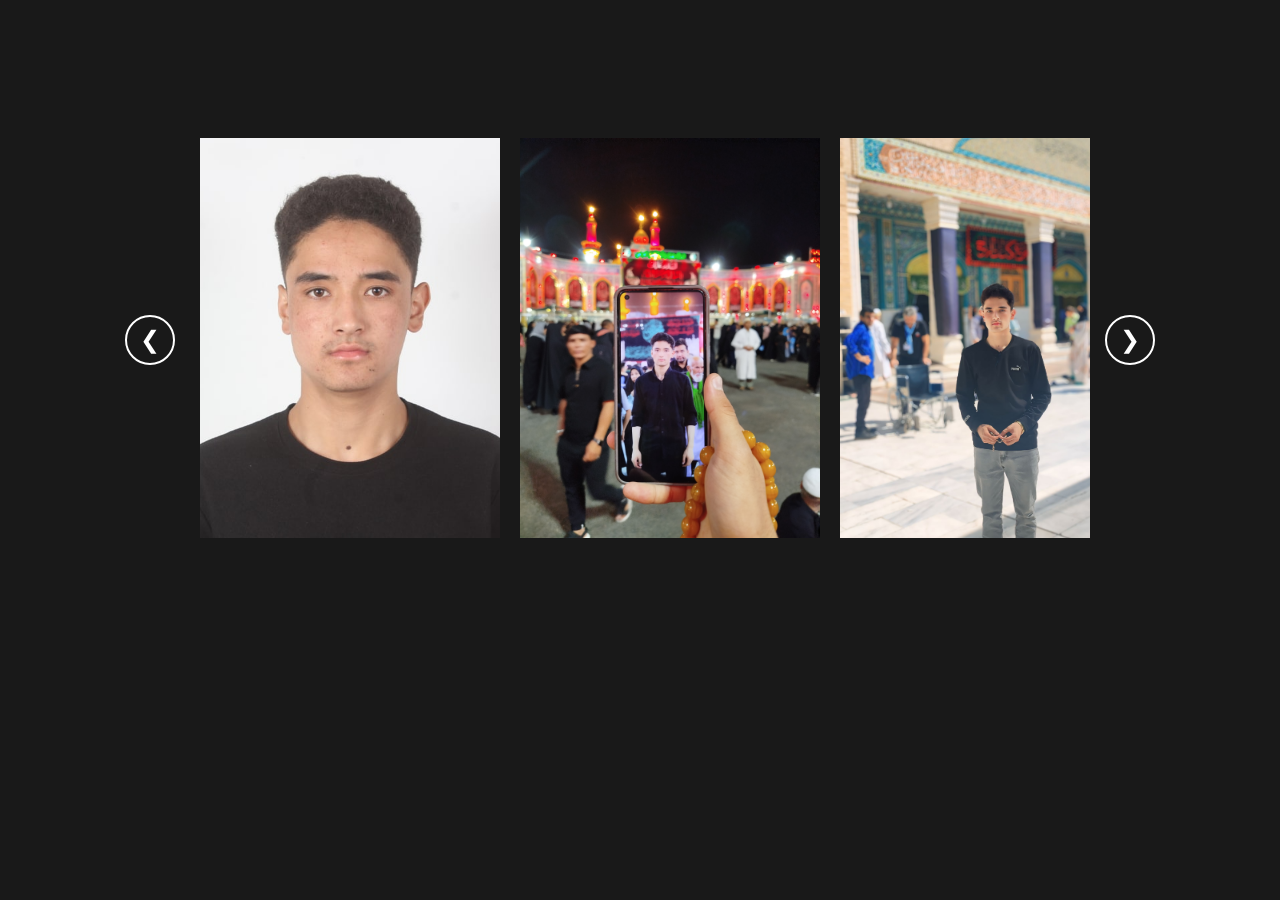
<file: imageGallery/index.html>
<!DOCTYPE html>
<html lang="en">
<head>
  <meta charset="UTF-8">
  <meta name="viewport" content="width=device-width, initial-scale=1.0">
  <title>Responsive Image Gallery</title>
  <link rel="stylesheet" href="index.css">
</head>
<body>
  <div class="gallery-wrap">
    <button class="btn prev">&#10094;</button>
<div class="gallery">
    <div>
      <span><img src="images/A.jpg" alt=""></span>
      <span><img src="images/B.jpg" alt=""></span>
      <span><img src="images/C.jpg" alt=""></span>
    </div>
    <div>
      <span><img src="images/D.jpg" alt=""></span>
      <span><img src="images/E.jpg" alt=""></span>
      <span><img src="images/F.png" alt=""></span>
    </div>
    <div>
      <span><img src="images/G.jpg" alt=""></span>
      <span><img src="images/H.jpg" alt=""></span>
      <span><img src="images/I.JPG" alt=""></span>
    </div>
  </div>
    <button class="btn next">&#10095;</button>
  </div>
  
  <script src="index.js"></script>
</body>
</html>
</file>
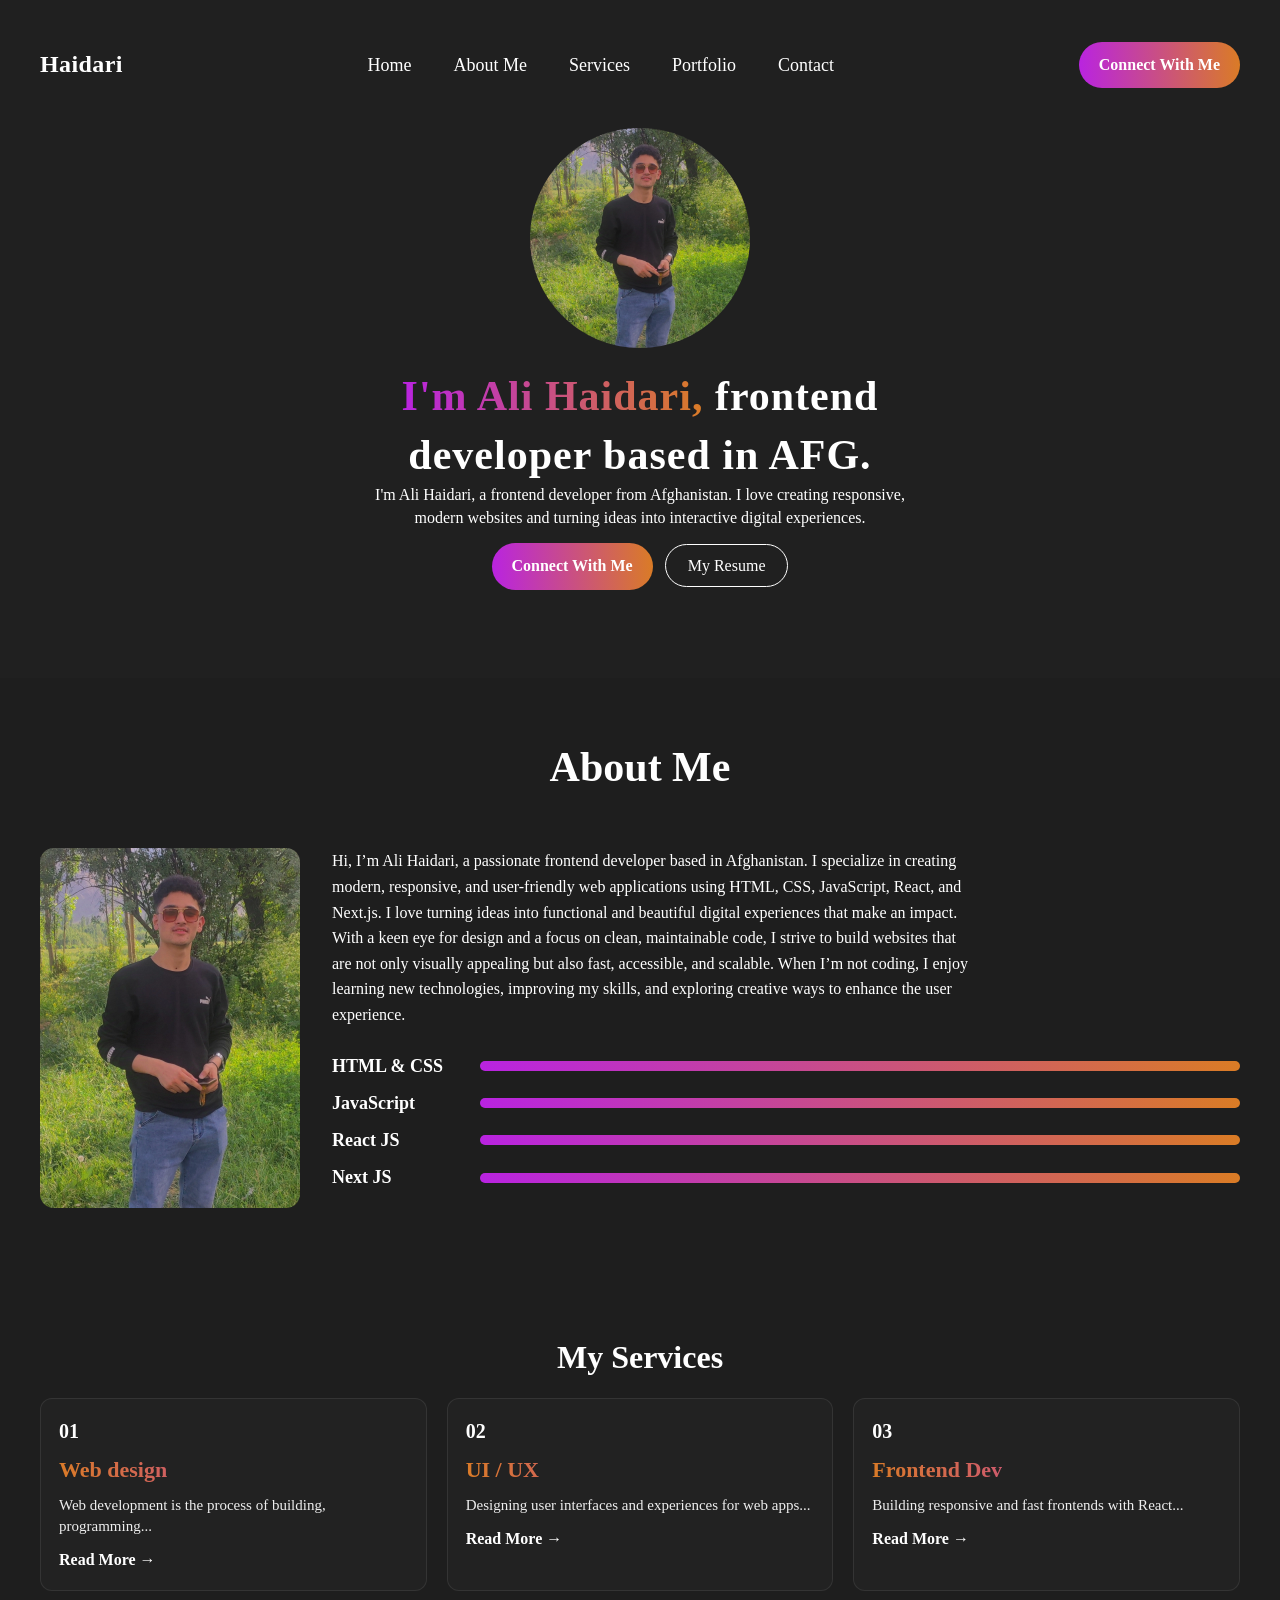
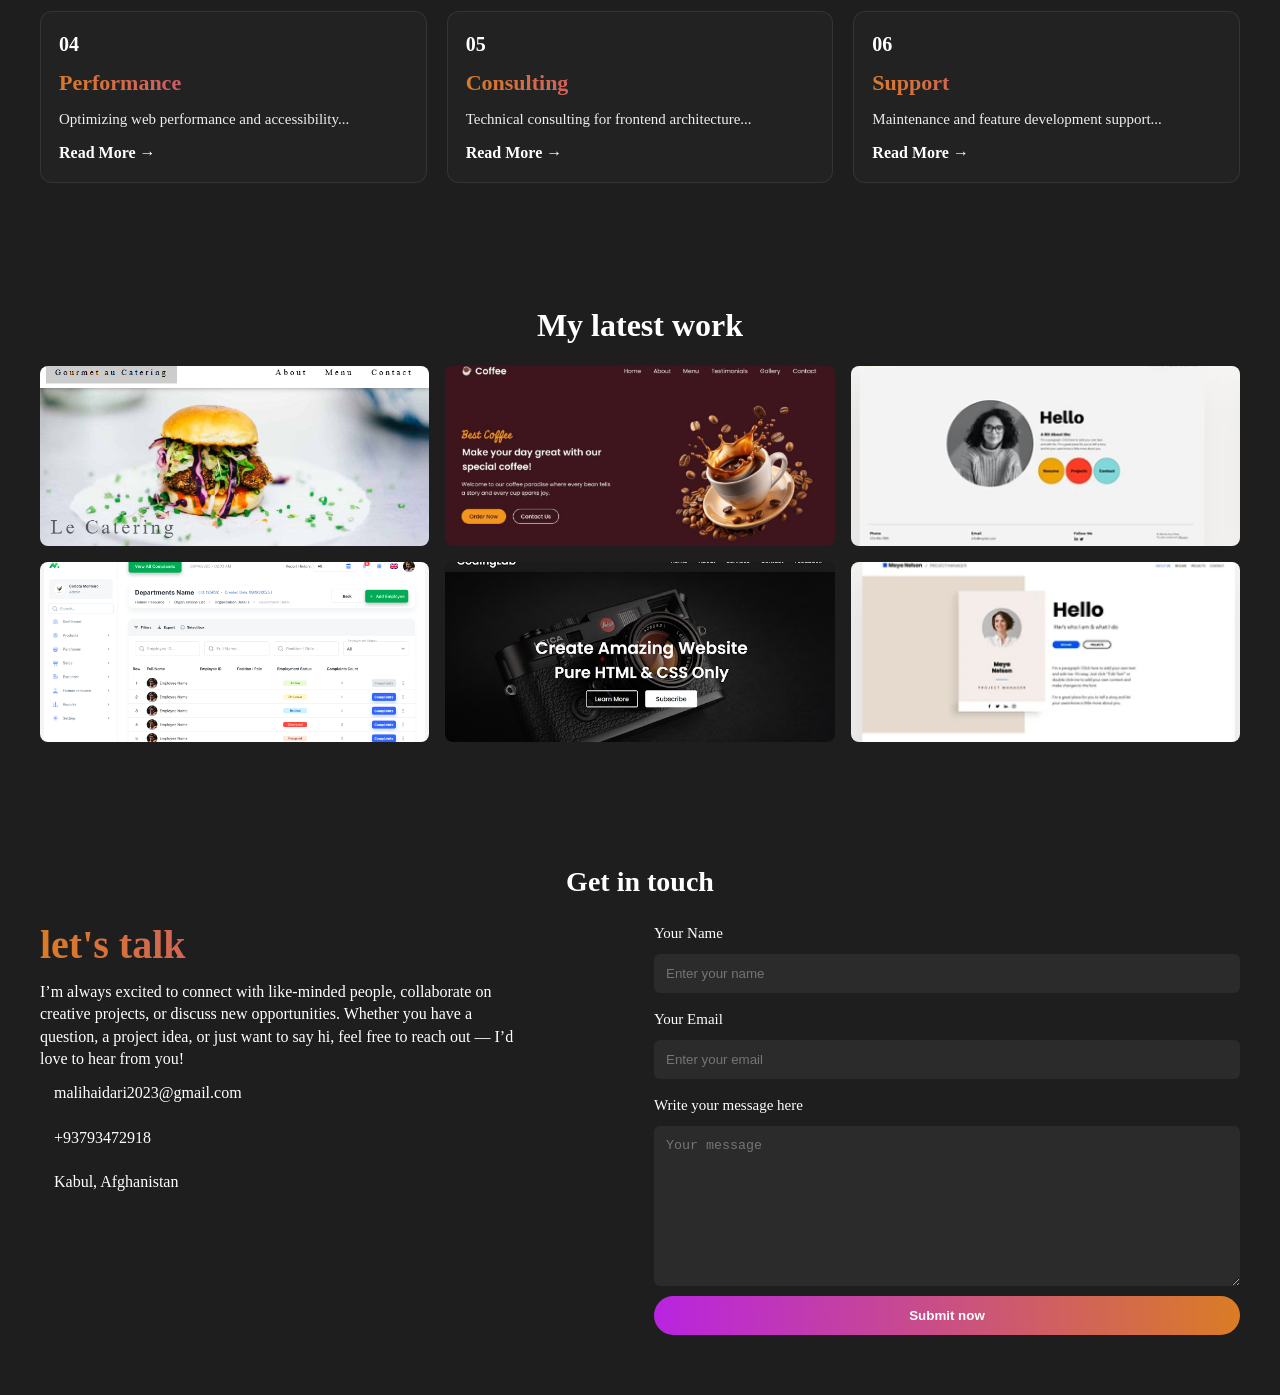
<file: portfolio/index.html>
<!DOCTYPE html>
<html lang="en">
  <head>
    <meta charset="UTF-8" />
    <meta name="viewport" content="width=device-width, initial-scale=1.0" />
    <title>My Portfolio</title>
    <link
      href="https://cdn.boxicons.com/fonts/basic/boxicons.min.css"
      rel="stylesheet"
    />
    <link rel="stylesheet" href="css/style.css" />
  </head>
  <body>
    <div class="main">
      <!-- Home / Hero -->
      <header class="home-section" id="home">
        <div class="container navbar">
          <h1 class="brand">Haidari</h1>

          <!-- Hamburger for mobile -->
          <!-- Hamburger for mobile -->
          <button
            id="menu-btn"
            class="menu-btn"
            aria-label="Toggle menu"
            aria-expanded="false"
          >
            <span class="menu-icon" aria-hidden="true">&#9776;</span>
          </button>

          <!-- Sidebar Navigation -->
          <nav id="main-nav" class="main-nav" aria-label="Main navigation">
            <button id="close-btn" class="close-btn" aria-label="Close menu">
              &times;
            </button>
            <ul>
              <li><a href="#home">Home</a></li>
              <li><a href="#about">About Me</a></li>
              <li><a href="#services">Services</a></li>
              <li><a href="#projects">Portfolio</a></li>
              <li><a href="#contact">Contact</a></li>
              <li class="mobile-cta">
                <a href="#" class="connect-btn">Connect With Me</a>
              </li>
            </ul>
          </nav>

          <!-- Desktop CTA (hidden on small screens) -->
          <a href="#" class="connect-btn desktop-cta">Connect With Me</a>
        </div>

        <div class="container home-content">
          <img
            src="images/Ali.jpg"
            class="hero-img"
            alt="Ali Haidari portrait"
          />
          <h1>
            <span>I'm Ali Haidari,</span> frontend <br />developer based in AFG.
          </h1>
          <p>
            I'm Ali Haidari, a frontend developer from Afghanistan. I love
            creating responsive, <br />
            modern websites and turning ideas into interactive digital
            experiences.
          </p>
          <div class="btns">
            <a href="#" class="connect-btn">Connect With Me</a>
            <a href="#" class="resume-btn">My Resume</a>
          </div>
        </div>
      </header>

      <!-- About -->
      <section class="about" id="about">
        <div class="container about-title"><h2>About Me</h2></div>

        <div class="container about-section">
          <div class="about-left">
            <img src="images/Ali.jpg" alt="Ali portrait" />
          </div>

          <div class="about-right">
            <div class="about-para">
              <p>
                Hi, I’m Ali Haidari, a passionate frontend developer based in
                Afghanistan. I specialize in creating modern, responsive, and
                user-friendly web applications using HTML, CSS, JavaScript,
                React, and Next.js. I love turning ideas into functional and
                beautiful digital experiences that make an impact. With a keen
                eye for design and a focus on clean, maintainable code, I strive
                to build websites that are not only visually appealing but also
                fast, accessible, and scalable. When I’m not coding, I enjoy
                learning new technologies, improving my skills, and exploring
                creative ways to enhance the user experience.
              </p>
            </div>

            <div class="about-skills">
              <div class="about-skill">
                <p>HTML & CSS</p>
                <hr style="width: 100%" />
              </div>
              <div class="about-skill">
                <p>JavaScript</p>
                <hr style="width: 90%" />
              </div>
              <div class="about-skill">
                <p>React JS</p>
                <hr style="width: 80%" />
              </div>
              <div class="about-skill">
                <p>Next JS</p>
                <hr style="width: 70%" />
              </div>
            </div>
          </div>
        </div>
      </section>


      <section class="service-section" id="services">
        <div class="container">
          <h2 class="title">My Services</h2>
          <div class="services">
            
            <div class="service">
              <div class="services-content">
                <p>01</p>
                <h3>Web design</h3>
                <p>
                  Web development is the process of building, programming...
                </p>
                <a href="#">Read More &rarr;</a>
              </div>
            </div>
            <div class="service">
              <div class="services-content">
                <p>02</p>
                <h3>UI / UX</h3>
                <p>Designing user interfaces and experiences for web apps...</p>
                <a href="#">Read More &rarr;</a>
              </div>
            </div>
            <div class="service">
              <div class="services-content">
                <p>03</p>
                <h3>Frontend Dev</h3>
                <p>Building responsive and fast frontends with React...</p>
                <a href="#">Read More &rarr;</a>
              </div>
            </div>
            <div class="service">
              <div class="services-content">
                <p>04</p>
                <h3>Performance</h3>
                <p>Optimizing web performance and accessibility...</p>
                <a href="#">Read More &rarr;</a>
              </div>
            </div>
            <div class="service">
              <div class="services-content">
                <p>05</p>
                <h3>Consulting</h3>
                <p>Technical consulting for frontend architecture...</p>
                <a href="#">Read More &rarr;</a>
              </div>
            </div>
            <div class="service">
              <div class="services-content">
                <p>06</p>
                <h3>Support</h3>
                <p>Maintenance and feature development support...</p>
                <a href="#">Read More &rarr;</a>
              </div>
            </div>
          </div>
        </div>
      </section>

      <!-- Projects -->
      <section class="project-section" id="projects">
        <div class="container">
          <h2 class="title">My latest work</h2>
          <div class="projects">
            <img src="images/img1.png" alt="project 1" />
            <img src="images/img2.png" alt="project 2" />
            <img src="images/img6.png" alt="project 3" />
            <img src="images/img8.png" alt="project 4" />
            <img src="images/imag3.png" alt="project 5" />
            <img src="images/img7.png" alt="project 6" />
          </div>
        </div>
      </section>

      <!-- Contact -->
      <section class="contact-section" id="contact">
        <div class="container">
          <h2>Get in touch</h2>
          <div class="contact">
            <div class="contact-left">
              <h3>let's talk</h3>
              <p>
                I’m always excited to connect with like-minded people,
                collaborate on creative projects, or discuss new opportunities.
                Whether you have a question, a project idea, or just want to say
                hi, feel free to reach out — I’d love to hear from you!
              </p>
              <div class="link">
                <i class="bx bx-envelope-open"></i>
                <p>malihaidari2023@gmail.com</p>
              </div>
              <div class="link">
                <i class="bx bx-phone"></i>
                <p>+93793472918</p>
              </div>
              <div class="link">
                <i class="bx bx-location"></i>
                <p>Kabul, Afghanistan</p>
              </div>
            </div>

            <div class="contact-right">
              <label for="name">Your Name</label>
              <input type="text" id="name" placeholder="Enter your name" />
              <label for="email">Your Email</label>
              <input type="email" id="email" placeholder="Enter your email" />
              <label for="desc">Write your message here</label>
              <textarea
                name="desc"
                id="desc"
                placeholder="Your message"
              ></textarea>
              <button class="connect-btn">Submit now</button>
            </div>
          </div>
        </div>
      </section>
    </div>

    <script src="js/index.js"></script>
  </body>
</html>
</file>
<file: imageGallery/index.css>
/* Basic reset */
* {
  margin: 0;
  padding: 0;
  box-sizing: border-box;
  font-family: 'Poppins', sans-serif;
}
body {
  background: #191919;
}
.gallery {
  width: 900px;
  display: flex;
  overflow-x: scroll;
}
.gallery div {
  width: 100%;
  display: grid;
  grid-template-columns: auto auto auto;
  grid-gap: 20px;
  padding: 10px;
  float: none;
}
.gallery div img {
  width: 300px;
  height: 400px;
  object-fit: cover;
 
  transition: transform 0.35s;
}
.gallery::-webkit-scrollbar {
  display: none;
}
.gallery-wrap {
  display: flex;
  align-items: center;
  justify-content: center;
  margin: 10% auto;
}
.gallery div img:hover {
  
  cursor: pointer;
  transform: scale(1.1);
}

.btn {
  background: none;
  border: 2px solid #fff;
  color: #fff;
  font-size: 24px;
  width: 50px;
  height: 50px;
  border-radius: 50%;
  cursor: pointer;
  transition: background 0.3s;
  margin: 0 15px;
}

.btn:hover {
  background: #fff;
  color: #000;
}

@media (max-width: 768px) {
  .gallery {
    width: 300px;
  }
  .gallery div img {
    width: 300px;
    height: 400px;
  }
}
</file>
<file: portfolio/css/style.css>
* {
  margin: 0;
  padding: 0;
  box-sizing: border-box;
}
:root {
  --bg: #000;
  --surface: #202020;
  --text: #fff;
  --accent1: #da7c25;
  --accent2: #b923e1;
  --gap: 20px;
  --max-width: 1200px;
}

html,
body {
  height: 100%;
}
body {
  background: var(--bg);
  color: var(--text);
  line-height: 1.4;
}

.container {
  width: min(95%, var(--max-width));
  margin: 0 auto;
  padding: 20px 0;
}
.main {
  background-color: #1e1e1e;
  color: white;
}

.navbar {
  display: flex;
  align-items: center;
  justify-content: space-between;
  gap: 12px;
  padding: 12px 0;
}

.brand {
  font-size: 24px;
  font-weight: 700;
  letter-spacing: 0.4px;
}

.main-nav ul {
  display: flex;
  gap: 20px;
  list-style: none;
  align-items: center;
}
.main-nav a {
  color: var(--text);
  text-decoration: none;
  font-size: 20px;
  padding: 8px 6px;
}

.desktop-cta {
  padding: 10px 18px;
  border-radius: 999px;
  text-decoration: none;
  background: linear-gradient(267deg, var(--accent1), var(--accent2));
  color: white;
  font-weight: 600;
}

.menu-btn {
  display: none;
  background: transparent;
  border: none;
  color: white;
  font-size: 28px;
  cursor: pointer;
}

.home-section {
  background: var(--surface);
  padding: 30px 0 60px;

  min-height: 60vh;
}
.home-content {
  text-align: center;
  padding: 28px 0;
}
.hero-img {
  width: 220px;
  height: 220px;
  object-fit: cover;
  border-radius: 50%;
  display: inline-block;
}

.home-content h1 {
  font-size: 42px;
  margin-top: 12px;
  font-weight: 700;
  letter-spacing: 1px;
}
.home-content h1 span {
  background: linear-gradient(267deg, var(--accent1), var(--accent2));
  -webkit-background-clip: text;
  -webkit-text-fill-color: transparent;
}

.btns {
  margin-top: 14px;
}
.connect-btn {
  padding: 12px 20px;
  border-radius: 999px;
  background: linear-gradient(267deg, var(--accent1), var(--accent2));
  color: white;
  border: none;
  display: inline-block;
  text-decoration: none;
  font-weight: 600;
}
.resume-btn {
  padding: 12px 22px;
  border-radius: 999px;
  border: 1px solid white;
  color: white;
  text-decoration: none;
  margin-left: 8px;
}

.about {
  padding: 40px 0;
}
.about-title {
  text-align: center;
  margin-bottom: 12px;
  font-size: 28px;
  font-weight: 600;
}
.about-section {
  display: flex;
  gap: 32px;
  align-items: flex-start;
}

.about-left img {
  width: 260px;
  height: 360px;
  object-fit: cover;
  border-radius: 14px;
}

.about-right {
  flex: 1;
  display: flex;
  flex-direction: column;
  gap: 18px;
}
.about-para p {
  line-height: 1.6;
  font-size: 16px;
  max-width: 80ch;
}

.about-skills {
  display: flex;
  flex-direction: column;
  gap: 12px;
  margin-top: 8px;
}
.about-skill {
  display: flex;
  gap: 18px;
  align-items: center;
}
.about-skill p {
  min-width: 130px;
  font-size: 18px;
  font-weight: 600;
}
.about-skill hr {
  height: 10px;
  border-radius: 999px;
  background: linear-gradient(264deg, var(--accent1), var(--accent2));
  border: none;
  flex: 1;
}

.service-section {
  padding: 40px 0;
}
.service-section .title {
  text-align: center;
  font-size: 32px;
  margin-bottom: 18px;
}
.services {
  display: grid;
  grid-template-columns: repeat(auto-fit, minmax(300px, 1fr));
  gap: 20px;
}
.service {
  border: 1px solid rgba(255, 255, 255, 0.08);
  border-radius: 12px;
  padding: 18px;
  background: rgba(255, 255, 255, 0.02);
  transition: transform 0.25s ease;
}
.service:hover {
  transform: translateY(-6px);
}
.services-content p:first-child {
  font-size: 20px;
  font-weight: 700;
  color: white;
}
.services-content h3 {
  font-size: 22px;
  font-weight: 700;
  margin: 10px 0;
  background: linear-gradient(70deg, var(--accent1), var(--accent2));
  -webkit-background-clip: text;
  -webkit-text-fill-color: transparent;
}
.services-content p:last-of-type {
  font-size: 15px;
  color: #eee;
  margin-bottom: 12px;
}
.services-content a {
  color: white;
  font-weight: 700;
  text-decoration: none;
}

/* -------------------------
   Projects
   ------------------------- */
.project-section {
  padding: 40px 0;
}
.project-section .title {
  text-align: center;
  font-size: 32px;
  margin-bottom: 18px;
}
.projects {
  display: grid;
  grid-template-columns: repeat(auto-fit, minmax(300px, 1fr));
  gap: 16px;
}
.projects img {
  width: 100%;
  height: 180px;
  object-fit: cover;
  border-radius: 8px;
  display: block;
  transition: transform 0.25s ease, box-shadow 0.25s ease;
}
.projects img:hover {
  transform: translateY(-6px);
  box-shadow: 0 12px 20px rgba(0, 0, 0, 0.4);
}

.contact-section {
  padding: 40px 0;
}
.contact-section h2 {
  text-align: center;
  margin-bottom: 16px;
  font-size: 28px;
}
.contact {
  display: flex;
  gap: 28px;
  align-items: flex-start;
}
.contact-left {
  flex: 1;
}
.contact-right {
  flex: 1;
  display: flex;
  flex-direction: column;
  gap: 10px;
}


.contact-left h3 {
  font-size: 40px;
  font-weight: 700;
  margin-bottom: 8px;
  background: linear-gradient(77deg, var(--accent1), var(--accent2));
  -webkit-background-clip: text;
  -webkit-text-fill-color: transparent;
}
.contact-left p {
  max-width: 60ch;
  margin-bottom: 12px;
}

/* inputs */
.contact-right label {
  font-size: 15px;
  margin-top: 6px;
}
.contact-right input,
.contact-right textarea {
  width: 100%;
  max-width: 100%;
  padding: 12px;
  border: none;
  outline: none;
  border-radius: 6px;
  background: rgba(255, 255, 255, 0.06);
  color: white;
  resize: vertical;
}
.contact-right textarea {
  min-height: 160px;
}


.link {
  display: flex;
  gap: 14px;
  align-items: center;
  margin-top: 10px;
}
.link i {
  font-size: 20px;
}


.mobile-cta {
  display: none;
}


@media (max-width: 992px) {
  .container {
    padding-left: 24px;
    padding-right: 24px;
  }


  .menu-btn {
    display: inline-flex;
    align-items: center;
    justify-content: center;
  }
  .main-nav {
    width: 100%;
    display: none;
  }
  .main-nav ul {
    flex-direction: column;
    gap: 12px;
    padding: 12px 0;
  }
  .navbar.active .main-nav {
    display: block;
  }

  .desktop-cta {
    display: none;
  } 
  .mobile-cta {
    display: block;
  } 


  .about-section {
    flex-direction: column;
    gap: 20px;
    text-align: center;
  }
  .about-left {
    margin: 0 auto;
  }
  .about-left img {
    width: 220px;
    height: auto;
  }


  .hide-on-mobile {
    display: none !important;
  }


  .services {
    grid-template-columns: repeat(2, 1fr);
  }

 
  .projects img {
    height: 200px;
  }

 
  @media (max-width: 600px) {
    .home-content h1 {
      font-size: 28px;
    }
    .brand {
      font-size: 24px;
      padding-left: 16px;
    }
    .hero-img {
      width: 160px;
      height: 160px;
    }

  
    .services {
      grid-template-columns: 1fr;
    }

   
    .projects {
      grid-template-columns: 1fr;
      gap: 12px;
    }
    .projects img {
      height: 220px;
    }
    .projects img:nth-child(n + 5) {
      display: none;
    } 
    .about {
      padding-left: 16px;
      padding-right: 16px;
    }
    .about-left {
      display: none;
    } 

    .menu-btn {
      font-size: 24px;
    }

    
    .container {
      padding-left: 12px;
      padding-right: 12px;
    }
  }

  
  @media (max-width: 420px) {
    .home-content h1 {
      font-size: 22px;
    }

    .home-content p {
      font-size: 14px;
    }
    .connect-btn,
    .resume-btn {
      padding: 8px 12px;
      font-size: 14px;
    }
    .about {
      padding-left: 16px;
      padding-right: 16px;
    }
    
    .about-para p {
      display: -webkit-box;
      -webkit-box-orient: vertical;
      -webkit-line-clamp: 5;
      overflow: hidden;
    }
  }

 
  html,
  body {
    overflow-x: hidden;
  }

 

  @media (max-width: 900px) {
    .services {
      grid-template-columns: 1fr 1fr; 
      justify-items: center;
    }

    .service {
      width: 90%;
      max-width: 400px;
    }
  }
  @media (max-width: 600px) {
    .services {
      grid-template-columns: 1fr; 
      justify-items: center;
    }

    .service {
      width: 90%;
      max-width: 400px;
    }
  }

 
  @media (max-width: 900px) {
    .projects {
      grid-template-columns: 1fr 1fr; 
      justify-items: center;
    }

    .projects img {
      width: 90%;
      max-width: 400px;
      height: auto;
    }
  }
  @media (max-width: 600px) {
    .projects {
      grid-template-columns: 1fr; 
      justify-items: center;
    }

    .projects img {
      width: 90%;
      max-width: 400px;
      height: auto;
    }
  }

 
  @media (max-width: 900px) {
    .contact {
      flex-direction: column;
      align-items: center;
      text-align: center;
      gap: 40px;
    }

    .contact-left {
      width: 100%;
      padding: 0 20px;
    }

    .contact-left h3 {
      font-size: 32px;
    }

    .contact-left p {
      max-width: 100%;
      margin: 0 auto 16px;
    }

    
    .link {
      display: flex;
      align-items: center;
      gap: 12px;
      margin-top: 12px;
    }

    .link i {
      font-size: 20px;
      color: var(--accent1);
    }

    .link p {
      margin: 0;
      font-size: 15px;
      color: #ddd;
    }

    .contact-right {
      width: 100%;
      padding: 0 20px;
    }
  }

  @media (max-width: 600px) {
    .contact-section h2 {
      font-size: 24px;
    }

    .contact-left h3 {
      font-size: 28px;
    }

    .contact-right input,
    .contact-right textarea {
      padding: 10px;
      font-size: 14px;
    }
  }
}


.main-nav {
  position: fixed;
  top: 0;
  right: -200px;
  width: 200px;
  height: 100vh;
  background-color: #111;
  color: white;
  transition: right 0.3s ease;
  padding: 60px 20px 20px;
  z-index: 1000;
}

.main-nav.open {
  right: 0;
}

.main-nav ul {
  list-style: none;
  display: flex;
  flex-direction: column;
  gap: 20px;
}

.main-nav a {
  color: white;
  text-decoration: none;
  font-size: 18px;
}

.main-nav a:hover {
  color: #00bcd4;
}

.close-btn {
  position: absolute;
  top: 15px;
  left: 15px;
  background: none;
  border: none;
  color: white;
  font-size: 28px;
  cursor: pointer;
}


.menu-btn {
  display: none;
  background: none;
  border: none;
  font-size: 28px;
  color: white;
  cursor: pointer;
}


@media (min-width: 768px) {
  .main-nav {
    position: static;
    background: none;
    color: white;
    width: auto;
    height: auto;
    padding: 0;
    display: block;
    right: 0;
  }

  .main-nav ul {
    flex-direction: row;
    gap: 30px;
  }

  .close-btn {
    display: none;
  }

  .menu-btn {
    display: none;
  }

  .desktop-cta {
    display: inline-block;
  }
}


@media (max-width: 767px) {
  .menu-btn {
    display: block;
  }

  .desktop-cta {
    display: none;
  }
}
</file>
